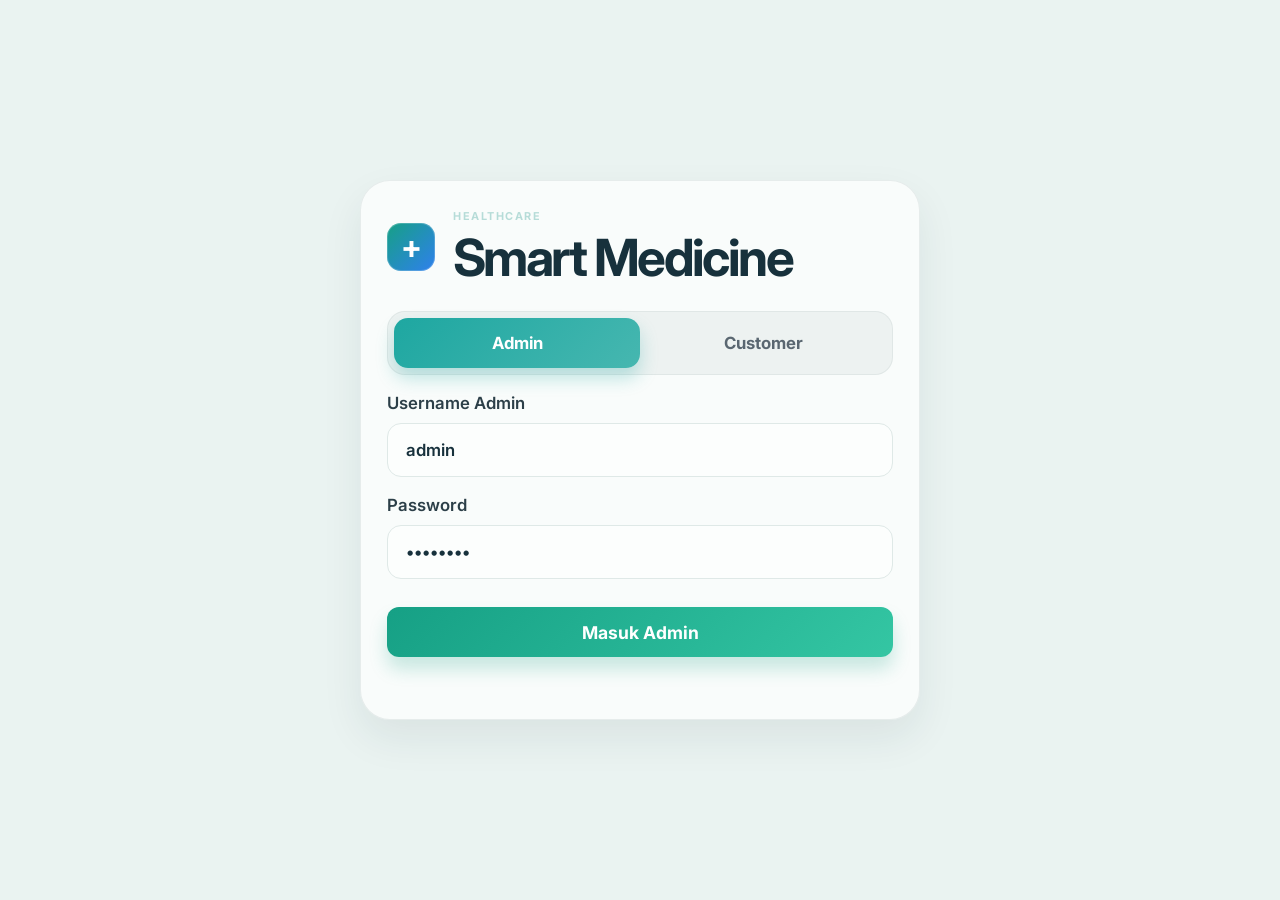
<file: DATABASE-FINPRO/index.html>
<!DOCTYPE html>
<html lang="id">
  <head>
    <meta charset="UTF-8" />
    <meta name="viewport" content="width=device-width, initial-scale=1.0" />
    <title>Smart Medicine | Apotek Dashboard</title>
    <link rel="preconnect" href="https://fonts.googleapis.com" />
    <link rel="preconnect" href="https://fonts.gstatic.com" crossorigin />
    <link href="https://fonts.googleapis.com/css2?family=Inter:wght@400;500;600;700;800&display=swap" rel="stylesheet" />
    <link rel="stylesheet" href="style.css" />
  </head>
  <body>
    <div id="loginScreen" class="login-screen">
      <div class="login-card">
        <div class="login-header">
          <div class="brand-icon login-brand">+</div>
          <div>
            <p class="brand-kicker">Healthcare</p>
            <h1>Smart Medicine</h1>
          </div>
        </div>

        <div class="login-role-switch" role="tablist" aria-label="Pilih role login">
          <button type="button" class="login-role-btn active" data-login-role="admin">Admin</button>
          <button type="button" class="login-role-btn" data-login-role="customer">Customer</button>
        </div>

        <div class="login-forms">
          <form id="adminLoginForm" class="auth-form active">
            <label>
              <span>Username Admin</span>
              <input id="adminUsername" type="text" value="admin" placeholder="admin" required />
            </label>
            <label>
              <span>Password</span>
              <input id="adminPassword" type="password" value="admin123" placeholder="admin123" required />
            </label>
            <button type="submit" class="primary-btn full-width">Masuk Admin</button>
          </form>

          <form id="customerLoginForm" class="auth-form">
            <label>
              <span>Username Customer</span>
              <input id="customerUsername" type="text" value="customer" placeholder="customer" required />
            </label>
            <label>
              <span>Password</span>
              <input id="customerPassword" type="password" value="customer123" placeholder="customer123" required />
            </label>
            <button type="submit" class="primary-btn full-width">Masuk Customer</button>
          </form>
        </div>

        <div id="authMessage" class="auth-message" aria-live="polite"></div>
      </div>
    </div>

    <div id="appShell" class="app-shell hidden">
      <aside class="sidebar">
        <div class="brand">
          <div class="brand-icon">+</div>
          <div>
            <p class="brand-kicker">Healthcare</p>
            <h2>Smart Medicine</h2>
          </div>
        </div>

        <div class="role-switch">
          <button class="role-btn active" data-role="admin">Admin</button>
          <button class="role-btn" data-role="customer">Customer</button>
        </div>

        <nav class="nav">
          <button class="nav-item active" data-view="dashboard">Dashboard</button>
          <button class="nav-item" data-view="inventory">Inventory</button>
          <button class="nav-item" data-view="sales">Sales</button>
          <button class="nav-item" data-view="suppliers">Suppliers</button>
          <button class="nav-item" data-view="reports">Reports</button>
        </nav>

        <div class="sidebar-card">
          <p class="card-label">Today</p>
          <h3>Prescriptions</h3>
          <strong id="prescriptionCount">24</strong>
          <span>Need review</span>
        </div>

        <div class="sidebar-settings">
          <button id="settingsToggleBtn" class="settings-btn" type="button" aria-expanded="false" aria-controls="settingsMenu">
            <span class="settings-icon">⚙</span>
            <span>Settings</span>
          </button>
          <div id="settingsMenu" class="settings-menu hidden" role="menu" aria-label="Menu settings">
            <button type="button" class="settings-item" data-setting-action="profile">Edit Profile</button>
            <button type="button" class="settings-item" data-setting-action="help">Bantuan</button>
            <button type="button" class="settings-item danger" data-setting-action="logout">Log Out</button>
          </div>
        </div>
      </aside>

      <main class="main-content">
        <header class="topbar">
          <div>
            <p class="eyebrow">Apotek dashboard</p>
            <h1>Smart Medicine</h1>
          </div>
          <div class="header-actions">
            <div class="search-wrap">
              <span>⌕</span>
              <input id="searchInput" type="search" placeholder="Cari obat atau kategori" />
            </div>
            <div class="topbar-actions">
              <button id="addMedicineBtn" class="primary-btn">+ Obat Baru</button>
            </div>
          </div>
        </header>

        <section class="page-section active" data-page="dashboard">
          <div class="stats-grid">
            <article class="stat-card accent-green">
              <div class="stat-head">
                <span>Total Obat</span>
                <span class="chip success">Live</span>
              </div>
              <h2 id="totalMedicine">0</h2>
              <small id="medicineValue">Rp 0</small>
            </article>

            <article class="stat-card accent-blue">
              <div class="stat-head">
                <span>Penjualan Hari Ini</span>
                <span class="chip info">+8.4%</span>
              </div>
              <h2 id="dailySales">0</h2>
              <small>Transaksi: <strong id="transactionCount">0</strong></small>
            </article>

            <article class="stat-card accent-orange">
              <div class="stat-head">
                <span>Stok Rendah</span>
                <span class="chip warning">Urgent</span>
              </div>
              <h2 id="lowStockCount">0</h2>
              <small>Perlu restock</small>
            </article>

            <article class="stat-card accent-purple">
              <div class="stat-head">
                <span>Pendapatan</span>
                <span class="chip purple">Monthly</span>
              </div>
              <h2 id="revenueValue">Rp 0</h2>
              <small>Target 92%</small>
            </article>
          </div>

          <div class="content-grid">
            <div class="panel panel-wide">
              <div class="panel-header">
                <div>
                  <p class="section-label">Inventory</p>
                  <h3>Daftar Obat</h3>
                </div>
              </div>

              <div class="table-wrap">
                <table>
                  <thead>
                    <tr>
                      <th>Nama</th>
                      <th>Kategori</th>
                      <th>Tanggal Masuk</th>
                      <th>Expired</th>
                      <th>Stok</th>
                      <th>Harga</th>
                      <th>Status</th>
                      <th>Aksi</th>
                    </tr>
                  </thead>
                  <tbody id="medicineTableBody"></tbody>
                </table>
              </div>
            </div>

            <div class="panel side-panel">
              <div class="panel-header">
                <div>
                  <p class="section-label">Alert</p>
                  <h3>Stok Rendah</h3>
                </div>
              </div>
              <div id="lowStockList" class="alert-list"></div>
            </div>
          </div>

          <div class="panel log-panel">
            <div class="panel-header">
              <div>
                <p class="section-label">Log</p>
                <h3>Aktivitas Inventaris</h3>
              </div>
            </div>
            <div class="table-wrap">
              <table>
                <thead>
                  <tr>
                    <th>Tanggal</th>
                    <th>Jenis</th>
                    <th>Obat</th>
                    <th>Jumlah</th>
                    <th>Catatan</th>
                  </tr>
                </thead>
                <tbody id="inventoryLogTableBody"></tbody>
              </table>
            </div>
          </div>

          <div class="receipt-section">
            <div class="panel receipt-panel">
              <div class="panel-header">
                <div>
                  <p class="section-label">Receipt</p>
                  <h3>Struk Pembelian</h3>
                </div>
              </div>

              <div class="receipt-grid">
                <div class="receipt-card conventional">
                  <h4>Struk Konvensional</h4>
                  <div id="receiptConventional" class="receipt-output"></div>
                </div>

                <div class="receipt-card digital">
                  <h4>Struk Digital</h4>
                  <div id="receiptDigital" class="receipt-output"></div>
                </div>
              </div>
            </div>
          </div>
        </section>

        <section class="page-section" data-page="inventory">
          <div class="panel inventory-panel">
            <div class="panel-header">
              <div>
                <p class="section-label">System</p>
                <h3>Inventory Management</h3>
              </div>
              <div class="inventory-actions">
                <button id="restockBtn" class="secondary-btn">+ Restok</button>
                <button id="saleBtn" class="secondary-btn">- Penjualan</button>
              </div>
            </div>

            <div class="table-wrap">
              <table>
                <thead>
                  <tr>
                    <th>Nama</th>
                    <th>Kategori</th>
                    <th>Tanggal Masuk</th>
                    <th>Expired</th>
                    <th>Stok</th>
                    <th>Harga</th>
                    <th>Status</th>
                    <th>Aksi</th>
                  </tr>
                </thead>
                <tbody id="inventoryTableBody"></tbody>
              </table>
            </div>
          </div>
        </section>

        <section class="page-section" data-page="sales">
          <div class="sales-layout">
            <div class="panel sales-catalog-panel">
              <div class="panel-header">
                <div>
                  <p class="section-label">Catalog</p>
                  <h3>Produk Obat</h3>
                </div>
              </div>
              <div id="salesProductList" class="sales-product-grid"></div>
            </div>

            <div class="sales-side-stack">
              <div class="panel">
                <div class="panel-header">
                  <div>
                    <p class="section-label">Transaction</p>
                    <h3>Penjualan Obat</h3>
                  </div>
                </div>

                <form id="saleForm" class="stack-form">
                  <label>
                    <span>Nama Pelanggan</span>
                    <input id="customerName" type="text" placeholder="Andi / Umum" />
                  </label>
                  <label>
                    <span>No. Telepon</span>
                    <input id="customerPhone" type="tel" placeholder="0812xxxxxxxx" />
                  </label>
                  <label>
                    <span>Metode Bayar</span>
                    <select id="salePaymentMethod">
                      <option value="Cash">Cash</option>
                      <option value="E-Wallet">E-Wallet</option>
                      <option value="QRIS">QRIS</option>
                      <option value="Bank Transfer">Bank Transfer</option>
                    </select>
                  </label>

                  <button type="submit" class="primary-btn full-width sale-submit-btn">Simpan Transaksi</button>
                </form>

                <div class="admin-cart-panel">
                  <div class="panel-header compact-header">
                    <div>
                      <p class="section-label">Cart</p>
                      <h3>Daftar Barang</h3>
                    </div>
                  </div>

                  <div id="adminCartList" class="cart-list admin-cart-list"></div>

                  <div class="cart-summary sale-cart-summary">
                    <div>
                      <span>Total</span>
                      <strong id="saleCartTotal">Rp 0</strong>
                    </div>
                    <button id="clearSaleCartBtn" type="button" class="secondary-btn">Reset</button>
                  </div>
                </div>
              </div>

              <div class="panel">
                <div class="panel-header">
                  <div>
                    <p class="section-label">Receipt</p>
                    <h3>Preview Struk</h3>
                  </div>
                </div>
                <div id="saleReceiptPreview" class="receipt-output"></div>
              </div>
            </div>
          </div>
        </section>

        <section class="page-section" data-page="customer">
          <div class="customer-layout">
            <div class="panel">
              <div class="panel-header">
                <div>
                  <p class="section-label">Customer</p>
                  <h3>Belanja Obat</h3>
                </div>
              </div>

              <div class="customer-search-wrap">
                <input id="customerSearch" type="search" placeholder="Cari obat untuk dibeli" />
              </div>

              <div id="customerProductList" class="customer-product-list"></div>
            </div>

            <div class="panel cart-panel">
              <div class="panel-header">
                <div>
                  <p class="section-label">Cart</p>
                  <h3>Keranjang</h3>
                </div>
              </div>

              <div class="customer-form-grid">
                <label>
                  <span>Nama Customer</span>
                  <input id="customerPortalName" type="text" placeholder="Budi" />
                </label>
                <label>
                  <span>No. HP</span>
                  <input id="customerPortalPhone" type="text" placeholder="0812xxxx" />
                </label>
              </div>

              <div id="customerCartItems" class="cart-list"></div>

              <div class="cart-summary">
                <div>
                  <span>Total</span>
                  <strong id="customerTotal">Rp 0</strong>
                </div>
                <button id="customerCheckoutBtn" class="primary-btn" type="button">Checkout</button>
              </div>
            </div>
          </div>

          <div class="panel customer-history-panel">
            <div class="panel-header customer-history-header">
              <div>
                <p class="section-label">History</p>
                <h3>Riwayat Pembelian</h3>
              </div>
              <label class="history-filter-wrap">
                <span>Status</span>
                <select id="customerHistoryFilter">
                  <option value="all">Semua</option>
                  <option value="Sudah Dibayar">Sudah Dibayar</option>
                  <option value="Diproses">Diproses</option>
                  <option value="Dikirim">Dikirim</option>
                  <option value="Selesai">Selesai</option>
                </select>
              </label>
            </div>
            <div id="customerPurchaseHistoryList" class="customer-purchase-history"></div>
          </div>
        </section>

        <div class="modal hidden" id="checkoutModal" aria-hidden="true">
          <div class="modal-backdrop" data-close-checkout="true"></div>
          <div class="modal-dialog checkout-dialog" role="dialog" aria-modal="true" aria-labelledby="checkoutTitle">
            <div class="checkout-header">
              <button class="icon-btn back-btn" id="closeCheckoutBtn" type="button" aria-label="Kembali">←</button>
              <h3 id="checkoutTitle">Checkout</h3>
            </div>

            <div class="checkout-content">
              <div class="checkout-section">
                <div class="checkout-label-row">
                  <span class="checkout-icon">◉</span>
                  <strong>Delivery Address</strong>
                </div>
                <textarea id="checkoutAddress" rows="4" placeholder="Masukkan alamat pengiriman lengkap"></textarea>
              </div>

              <div class="checkout-section">
                <div class="checkout-card preferred-card">
                  <div class="preferred-meta">
                    <span class="preferred-tag">Recommended</span>
                    <span class="preferred-title">Pesanan Anda</span>
                  </div>
                  <div id="checkoutOrderPreview" class="checkout-order-preview"></div>
                </div>
              </div>

              <div class="checkout-section">
                <div class="checkout-label-row">
                  <span class="checkout-icon">▣</span>
                  <strong>Shipping Option</strong>
                </div>
                <div class="shipping-options">
                  <label class="shipping-option">
                    <input type="radio" name="shippingMethod" value="GoSend" checked />
                    <span>GoSend</span>
                    <strong>Rp 15.000</strong>
                  </label>
                  <label class="shipping-option">
                    <input type="radio" name="shippingMethod" value="GrabExpress" />
                    <span>GrabExpress</span>
                    <strong>Rp 18.000</strong>
                  </label>
                  <label class="shipping-option">
                    <input type="radio" name="shippingMethod" value="JNE" />
                    <span>JNE</span>
                    <strong>Rp 12.000</strong>
                  </label>
                </div>
              </div>

              <div class="checkout-section">
                <div class="checkout-label-row">
                  <span class="checkout-icon">◫</span>
                  <strong>Payment Method</strong>
                </div>
                <div class="payment-options">
                  <label class="payment-option">
                    <input type="radio" name="paymentMethod" value="Cash" checked />
                    <span>Cash</span>
                    <strong>Bayar di tempat</strong>
                  </label>
                  <label class="payment-option">
                    <input type="radio" name="paymentMethod" value="E-Wallet" />
                    <span>E-Wallet</span>
                    <strong>OVO / Dana</strong>
                  </label>
                  <label class="payment-option">
                    <input type="radio" name="paymentMethod" value="QRIS" />
                    <span>QRIS</span>
                    <strong>Scan kode QR</strong>
                  </label>
                  <label class="payment-option">
                    <input type="radio" name="paymentMethod" value="Bank Transfer" />
                    <span>Bank Transfer</span>
                    <strong>BCA / Mandiri</strong>
                  </label>
                </div>
              </div>

              <div class="checkout-summary">
                <div class="summary-row">
                  <span>Order Total (<span id="checkoutItemCount">0</span> item)</span>
                  <strong id="checkoutSubtotal">Rp 0</strong>
                </div>
                <div class="summary-row">
                  <span>Shipping</span>
                  <strong id="checkoutShippingCost">Rp 15.000</strong>
                </div>
                <div class="summary-row total-row">
                  <span>Total Payment</span>
                  <strong id="checkoutTotalPayment">Rp 0</strong>
                </div>
              </div>

              <div class="checkout-actions">
                <button type="button" class="secondary-btn" id="cancelCheckoutBtn">Batal</button>
                <button type="button" class="primary-btn" id="confirmCheckoutBtn">Place Order</button>
              </div>
            </div>
          </div>
        </div>

        <section class="page-section" data-page="suppliers">
          <div class="grid-two">
            <div class="panel">
              <div class="panel-header">
                <div>
                  <p class="section-label">Supplier</p>
                  <h3>Daftar Supplier</h3>
                </div>
              </div>
              <div class="table-wrap">
                <table>
                  <thead>
                    <tr>
                      <th>Nama</th>
                      <th>Kontak</th>
                      <th>Alamat</th>
                      <th>Status</th>
                    </tr>
                  </thead>
                  <tbody id="supplierTableBody"></tbody>
                </table>
              </div>
            </div>

            <div class="panel">
              <div class="panel-header">
                <div>
                  <p class="section-label">New</p>
                  <h3>Tambah Supplier</h3>
                </div>
              </div>
              <form id="supplierForm" class="stack-form">
                <label>
                  <span>Nama Supplier</span>
                  <input id="supplierName" type="text" required />
                </label>
                <label>
                  <span>Kontak</span>
                  <input id="supplierContact" type="text" required />
                </label>
                <label>
                  <span>Alamat</span>
                  <textarea id="supplierAddress" rows="4" required></textarea>
                </label>
                <button type="submit" class="primary-btn">Simpan Supplier</button>
              </form>
            </div>
          </div>
        </section>

        <section class="page-section" data-page="reports">
          <div class="report-grid">
            <div class="panel">
              <div class="panel-header">
                <div>
                  <p class="section-label">Summary</p>
                  <h3>Laporan</h3>
                </div>
              </div>
              <div class="report-list" id="reportSummaryList"></div>
            </div>

            <div class="panel">
              <div class="panel-header">
                <div>
                  <p class="section-label">History</p>
                  <h3>Transaksi Terbaru</h3>
                </div>
              </div>
              <div class="table-wrap">
                <table>
                  <thead>
                    <tr>
                      <th>Tanggal</th>
                      <th>Pelanggan</th>
                      <th>Total</th>
                    </tr>
                  </thead>
                  <tbody id="salesHistoryBody"></tbody>
                </table>
              </div>
            </div>
          </div>
        </section>
      </main>
    </div>

    <div class="modal hidden" id="receiptModal" aria-hidden="true">
      <div class="modal-backdrop" data-close-receipt="true"></div>
      <div class="modal-dialog receipt-dialog" role="dialog" aria-modal="true" aria-labelledby="receiptModalTitle">
        <div class="modal-header">
          <div>
            <p class="section-label">Receipt</p>
            <h3 id="receiptModalTitle">Struk Pembelian</h3>
          </div>
          <button class="icon-btn" id="closeReceiptBtn" aria-label="Tutup">✕</button>
        </div>
        <div id="receiptModalContent" class="receipt-output"></div>
        <div class="form-actions">
          <button type="button" class="secondary-btn" id="printReceiptBtn">Cetak Struk</button>
          <button type="button" class="primary-btn" id="closeReceiptActionBtn">Tutup</button>
        </div>
      </div>
    </div>

    <div class="modal hidden" id="medicineModal" aria-hidden="true">
      <div class="modal-backdrop" data-close="true"></div>
      <div class="modal-dialog" role="dialog" aria-modal="true" aria-labelledby="modalTitle">
        <div class="modal-header">
          <div>
            <p class="section-label">Form Obat</p>
            <h3 id="modalTitle">Tambah Obat</h3>
          </div>
          <button class="icon-btn" id="closeModalBtn" aria-label="Tutup">✕</button>
        </div>

        <form id="medicineForm">
          <input type="hidden" id="medicineId" />

          <div class="form-grid">
            <label>
              <span>Nama Obat</span>
              <input id="medicineName" type="text" placeholder="Paracetamol" required />
            </label>
            <label>
              <span>Kategori</span>
              <select id="medicineCategory">
                <option value="Analgesik">Analgesik</option>
                <option value="Antibiotik">Antibiotik</option>
                <option value="Vitamin">Vitamin</option>
                <option value="Antiseptik">Antiseptik</option>
                <option value="Obat Batuk">Obat Batuk</option>
              </select>
            </label>
            <label>
              <span>Tanggal Masuk</span>
              <input id="medicineEntryDate" type="date" required />
            </label>
            <label class="expiry-field">
              <span>Expired</span>
              <input id="medicineExpiry" type="date" required />
              <small id="medicineExpiryWarning" class="expiry-warning hidden"></small>
            </label>
            <label>
              <span>Stok</span>
              <input id="medicineStock" type="number" min="0" placeholder="50" required />
            </label>
            <label>
              <span>Harga</span>
              <input id="medicinePrice" type="number" min="0" step="100" placeholder="8500" required />
            </label>
            <label>
              <span>Status</span>
              <select id="medicineStatus">
                <option value="Tersedia">Tersedia</option>
                <option value="Stok Rendah">Stok Rendah</option>
                <option value="Habis">Habis</option>
              </select>
            </label>
          </div>

          <div class="form-actions">
            <button type="button" class="secondary-btn" id="cancelBtn">Batal</button>
            <button type="submit" class="primary-btn">Simpan</button>
          </div>
        </form>
      </div>
    </div>

    <script src="script.js"></script>
  </body>
</html>
</file>
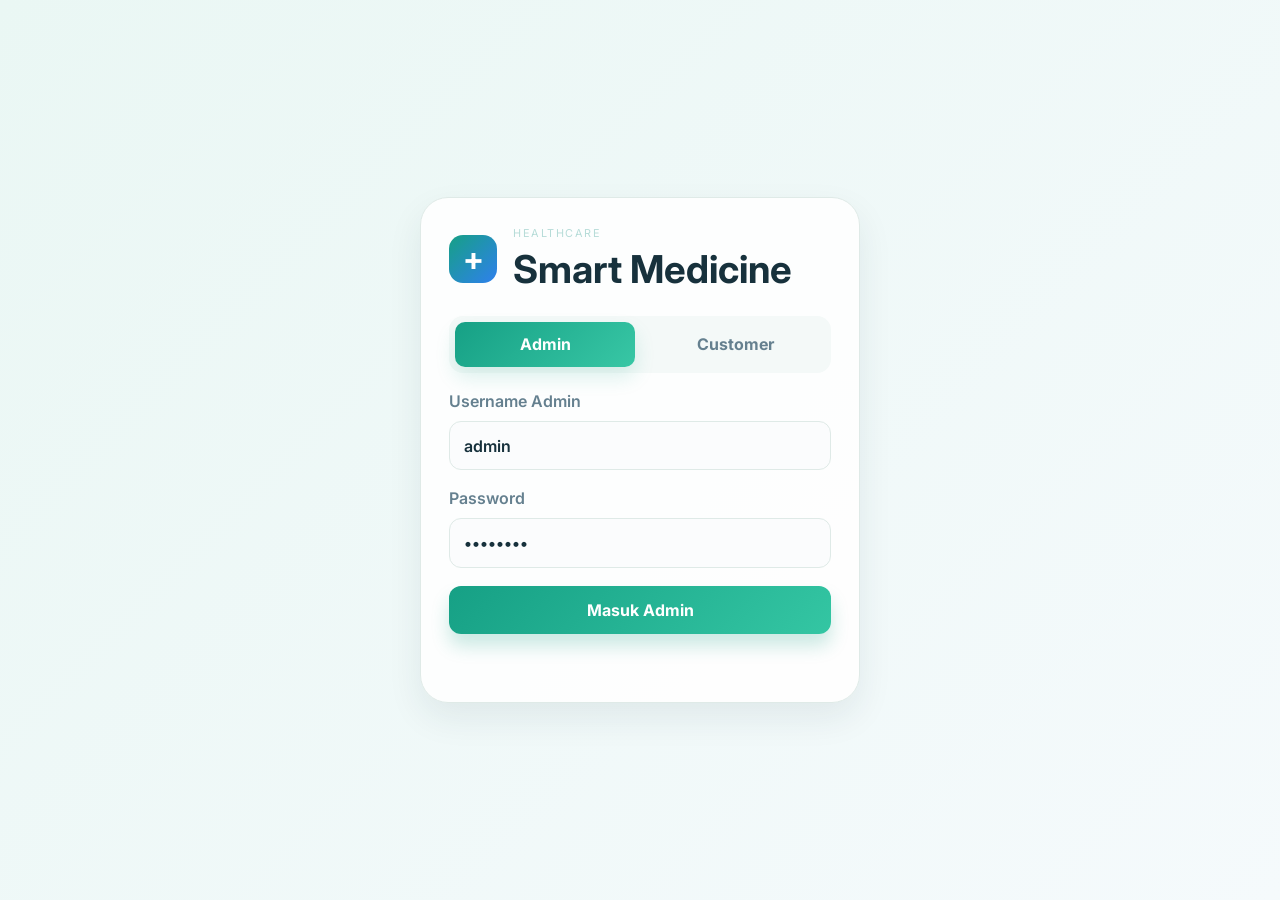
<file: DATABASE-FINPRO/DATABASE-FINPRO/index.html>
<!DOCTYPE html>
<html lang="id">
  <head>
    <meta charset="UTF-8" />
    <meta name="viewport" content="width=device-width, initial-scale=1.0" />
    <title>Smart Medicine | Apotek Dashboard</title>
    <link rel="preconnect" href="https://fonts.googleapis.com" />
    <link rel="preconnect" href="https://fonts.gstatic.com" crossorigin />
    <link href="https://fonts.googleapis.com/css2?family=Inter:wght@400;500;600;700;800&display=swap" rel="stylesheet" />
    <link rel="stylesheet" href="style.css" />
  </head>
  <body>
    <div id="loginScreen" class="login-screen">
      <div class="login-card">
        <div class="login-header">
          <div class="brand-icon login-brand">+</div>
          <div>
            <p class="brand-kicker">Healthcare</p>
            <h1>Smart Medicine</h1>
          </div>
        </div>

        <div class="login-role-switch">
          <button class="login-role-btn active" data-login-role="admin" type="button">Admin</button>
          <button class="login-role-btn" data-login-role="customer" type="button">Customer</button>
        </div>

        <form id="adminLoginForm" class="auth-form active">
          <label>
            <span>Username Admin</span>
            <input id="adminUsername" type="text" value="admin" placeholder="admin" required />
          </label>
          <label>
            <span>Password</span>
            <input id="adminPassword" type="password" value="admin123" placeholder="admin123" required />
          </label>
          <button type="submit" class="primary-btn full-width">Masuk Admin</button>
        </form>

        <form id="customerLoginForm" class="auth-form">
          <label>
            <span>Username Customer</span>
            <input id="customerUsername" type="text" value="customer" placeholder="customer" required />
          </label>
          <label>
            <span>Password</span>
            <input id="customerPassword" type="password" value="customer123" placeholder="customer123" required />
          </label>
          <button type="submit" class="primary-btn full-width">Masuk Customer</button>
        </form>

        <div id="authMessage" class="auth-message" aria-live="polite"></div>
      </div>
    </div>

    <div id="appShell" class="app-shell hidden">
      <aside class="sidebar">
        <div class="brand">
          <div class="brand-icon">+</div>
          <div>
            <p class="brand-kicker">Healthcare</p>
            <h2>Smart Medicine</h2>
          </div>
        </div>

        <div class="role-switch">
          <button class="role-btn active" data-role="admin">Admin</button>
          <button class="role-btn" data-role="customer">Customer</button>
        </div>

        <nav class="nav">
          <button class="nav-item active" data-view="dashboard">Dashboard</button>
          <button class="nav-item" data-view="inventory">Inventory</button>
          <button class="nav-item" data-view="sales">Sales</button>
          <button class="nav-item" data-view="suppliers">Suppliers</button>
          <button class="nav-item" data-view="reports">Reports</button>
        </nav>

        <div class="sidebar-card">
          <p class="card-label">Today</p>
          <h3>Prescriptions</h3>
          <strong id="prescriptionCount">24</strong>
          <span>Need review</span>
        </div>
      </aside>

      <main class="main-content">
        <header class="topbar">
          <div>
            <p class="eyebrow">Apotek dashboard</p>
            <h1>Smart Medicine</h1>
          </div>
          <div class="header-actions">
            <div class="search-wrap">
              <span>⌕</span>
              <input id="searchInput" type="search" placeholder="Cari obat atau kategori" />
            </div>
            <div class="topbar-actions">
              <button id="logoutBtn" class="secondary-btn" type="button">Logout</button>
              <button id="addMedicineBtn" class="primary-btn">+ Obat Baru</button>
            </div>
          </div>
        </header>

        <section class="page-section active" data-page="dashboard">
          <div class="stats-grid">
            <article class="stat-card accent-green">
              <div class="stat-head">
                <span>Total Obat</span>
                <span class="chip success">Live</span>
              </div>
              <h2 id="totalMedicine">0</h2>
              <small id="medicineValue">Rp 0</small>
            </article>

            <article class="stat-card accent-blue">
              <div class="stat-head">
                <span>Penjualan Hari Ini</span>
                <span class="chip info">+8.4%</span>
              </div>
              <h2 id="dailySales">0</h2>
              <small>Transaksi: <strong id="transactionCount">0</strong></small>
            </article>

            <article class="stat-card accent-orange">
              <div class="stat-head">
                <span>Stok Rendah</span>
                <span class="chip warning">Urgent</span>
              </div>
              <h2 id="lowStockCount">0</h2>
              <small>Perlu restock</small>
            </article>

            <article class="stat-card accent-purple">
              <div class="stat-head">
                <span>Pendapatan</span>
                <span class="chip purple">Monthly</span>
              </div>
              <h2 id="revenueValue">Rp 0</h2>
              <small>Target 92%</small>
            </article>
          </div>

          <div class="content-grid">
            <div class="panel panel-wide">
              <div class="panel-header">
                <div>
                  <p class="section-label">Inventory</p>
                  <h3>Daftar Obat</h3>
                </div>
              </div>

              <div class="table-wrap">
                <table>
                  <thead>
                    <tr>
                      <th>Nama</th>
                      <th>Kategori</th>
                      <th>Tanggal Masuk</th>
                      <th>Expired</th>
                      <th>Stok</th>
                      <th>Harga</th>
                      <th>Status</th>
                      <th>Aksi</th>
                    </tr>
                  </thead>
                  <tbody id="medicineTableBody"></tbody>
                </table>
              </div>
            </div>

            <div class="panel side-panel">
              <div class="panel-header">
                <div>
                  <p class="section-label">Alert</p>
                  <h3>Stok Rendah</h3>
                </div>
              </div>
              <div id="lowStockList" class="alert-list"></div>
            </div>
          </div>

          <div class="panel log-panel">
            <div class="panel-header">
              <div>
                <p class="section-label">Log</p>
                <h3>Aktivitas Inventaris</h3>
              </div>
            </div>
            <div class="table-wrap">
              <table>
                <thead>
                  <tr>
                    <th>Tanggal</th>
                    <th>Jenis</th>
                    <th>Obat</th>
                    <th>Jumlah</th>
                    <th>Catatan</th>
                  </tr>
                </thead>
                <tbody id="inventoryLogTableBody"></tbody>
              </table>
            </div>
          </div>

          <div class="receipt-section">
            <div class="panel receipt-panel">
              <div class="panel-header">
                <div>
                  <p class="section-label">Receipt</p>
                  <h3>Struk Pembelian</h3>
                </div>
              </div>

              <div class="receipt-grid">
                <div class="receipt-card conventional">
                  <h4>Struk Konvensional</h4>
                  <div id="receiptConventional" class="receipt-output"></div>
                </div>

                <div class="receipt-card digital">
                  <h4>Struk Digital</h4>
                  <div id="receiptDigital" class="receipt-output"></div>
                </div>
              </div>
            </div>
          </div>
        </section>

        <section class="page-section" data-page="inventory">
          <div class="panel inventory-panel">
            <div class="panel-header">
              <div>
                <p class="section-label">System</p>
                <h3>Inventory Management</h3>
              </div>
              <div class="inventory-actions">
                <button id="restockBtn" class="secondary-btn">+ Restok</button>
                <button id="saleBtn" class="secondary-btn">- Penjualan</button>
              </div>
            </div>

            <div class="table-wrap">
              <table>
                <thead>
                  <tr>
                    <th>Nama</th>
                    <th>Kategori</th>
                    <th>Tanggal Masuk</th>
                    <th>Expired</th>
                    <th>Stok</th>
                    <th>Harga</th>
                    <th>Status</th>
                    <th>Aksi</th>
                  </tr>
                </thead>
                <tbody id="inventoryTableBody"></tbody>
              </table>
            </div>
          </div>
        </section>

        <section class="page-section" data-page="sales">
          <div class="grid-two">
            <div class="panel">
              <div class="panel-header">
                <div>
                  <p class="section-label">Transaction</p>
                  <h3>Penjualan Obat</h3>
                </div>
              </div>

              <form id="saleForm" class="stack-form">
                <label>
                  <span>Nama Pelanggan</span>
                  <input id="customerName" type="text" placeholder="Andi / Umum" />
                </label>
                <label>
                  <span>Pilih Obat</span>
                  <select id="saleMedicineSelect"></select>
                </label>
                <label>
                  <span>Jumlah</span>
                  <input id="saleQuantity" type="number" min="1" value="1" required />
                </label>
                <button type="submit" class="primary-btn">Tambah ke Transaksi</button>
              </form>
            </div>

            <div class="panel">
              <div class="panel-header">
                <div>
                  <p class="section-label">Receipt</p>
                  <h3>Preview Struk</h3>
                </div>
              </div>
              <div id="saleReceiptPreview" class="receipt-output"></div>
            </div>
          </div>
        </section>

        <section class="page-section" data-page="customer">
          <div class="customer-layout">
            <div class="panel">
              <div class="panel-header">
                <div>
                  <p class="section-label">Customer</p>
                  <h3>Belanja Obat</h3>
                </div>
              </div>

              <div class="customer-search-wrap">
                <input id="customerSearch" type="search" placeholder="Cari obat untuk dibeli" />
              </div>

              <div id="customerProductList" class="customer-product-list"></div>
            </div>

            <div class="panel cart-panel">
              <div class="panel-header">
                <div>
                  <p class="section-label">Cart</p>
                  <h3>Keranjang</h3>
                </div>
              </div>

              <div class="customer-form-grid">
                <label>
                  <span>Nama Customer</span>
                  <input id="customerPortalName" type="text" placeholder="Budi" />
                </label>
                <label>
                  <span>No. HP</span>
                  <input id="customerPortalPhone" type="text" placeholder="0812xxxx" />
                </label>
              </div>

              <div id="customerCartItems" class="cart-list"></div>

              <div class="cart-summary">
                <div>
                  <span>Total</span>
                  <strong id="customerTotal">Rp 0</strong>
                </div>
                <button id="customerCheckoutBtn" class="primary-btn" type="button">Checkout</button>
              </div>
            </div>
          </div>
        </section>

        <section class="page-section" data-page="suppliers">
          <div class="grid-two">
            <div class="panel">
              <div class="panel-header">
                <div>
                  <p class="section-label">Supplier</p>
                  <h3>Daftar Supplier</h3>
                </div>
              </div>
              <div class="table-wrap">
                <table>
                  <thead>
                    <tr>
                      <th>Nama</th>
                      <th>Kontak</th>
                      <th>Alamat</th>
                      <th>Status</th>
                    </tr>
                  </thead>
                  <tbody id="supplierTableBody"></tbody>
                </table>
              </div>
            </div>

            <div class="panel">
              <div class="panel-header">
                <div>
                  <p class="section-label">New</p>
                  <h3>Tambah Supplier</h3>
                </div>
              </div>
              <form id="supplierForm" class="stack-form">
                <label>
                  <span>Nama Supplier</span>
                  <input id="supplierName" type="text" required />
                </label>
                <label>
                  <span>Kontak</span>
                  <input id="supplierContact" type="text" required />
                </label>
                <label>
                  <span>Alamat</span>
                  <textarea id="supplierAddress" rows="4" required></textarea>
                </label>
                <button type="submit" class="primary-btn">Simpan Supplier</button>
              </form>
            </div>
          </div>
        </section>

        <section class="page-section" data-page="reports">
          <div class="report-grid">
            <div class="panel">
              <div class="panel-header">
                <div>
                  <p class="section-label">Summary</p>
                  <h3>Laporan</h3>
                </div>
              </div>
              <div class="report-list" id="reportSummaryList"></div>
            </div>

            <div class="panel">
              <div class="panel-header">
                <div>
                  <p class="section-label">History</p>
                  <h3>Transaksi Terbaru</h3>
                </div>
              </div>
              <div class="table-wrap">
                <table>
                  <thead>
                    <tr>
                      <th>Tanggal</th>
                      <th>Pelanggan</th>
                      <th>Total</th>
                    </tr>
                  </thead>
                  <tbody id="salesHistoryBody"></tbody>
                </table>
              </div>
            </div>
          </div>
        </section>
      </main>
    </div>

    <div class="modal hidden" id="receiptModal" aria-hidden="true">
      <div class="modal-backdrop" data-close-receipt="true"></div>
      <div class="modal-dialog receipt-dialog" role="dialog" aria-modal="true" aria-labelledby="receiptModalTitle">
        <div class="modal-header">
          <div>
            <p class="section-label">Receipt</p>
            <h3 id="receiptModalTitle">Struk Pembelian</h3>
          </div>
          <button class="icon-btn" id="closeReceiptBtn" aria-label="Tutup">✕</button>
        </div>
        <div id="receiptModalContent" class="receipt-output"></div>
        <div class="form-actions">
          <button type="button" class="secondary-btn" id="printReceiptBtn">Cetak Struk</button>
          <button type="button" class="primary-btn" id="closeReceiptActionBtn">Tutup</button>
        </div>
      </div>
    </div>

    <div class="modal hidden" id="medicineModal" aria-hidden="true">
      <div class="modal-backdrop" data-close="true"></div>
      <div class="modal-dialog" role="dialog" aria-modal="true" aria-labelledby="modalTitle">
        <div class="modal-header">
          <div>
            <p class="section-label">Form Obat</p>
            <h3 id="modalTitle">Tambah Obat</h3>
          </div>
          <button class="icon-btn" id="closeModalBtn" aria-label="Tutup">✕</button>
        </div>

        <form id="medicineForm">
          <input type="hidden" id="medicineId" />

          <div class="form-grid">
            <label>
              <span>Nama Obat</span>
              <input id="medicineName" type="text" placeholder="Paracetamol" required />
            </label>
            <label>
              <span>Kategori</span>
              <select id="medicineCategory">
                <option value="Analgesik">Analgesik</option>
                <option value="Antibiotik">Antibiotik</option>
                <option value="Vitamin">Vitamin</option>
                <option value="Antiseptik">Antiseptik</option>
                <option value="Obat Batuk">Obat Batuk</option>
              </select>
            </label>
            <label>
              <span>Tanggal Masuk</span>
              <input id="medicineEntryDate" type="date" required />
            </label>
            <label>
              <span>Expired</span>
              <input id="medicineExpiry" type="date" required />
            </label>
            <label>
              <span>Stok</span>
              <input id="medicineStock" type="number" min="0" placeholder="50" required />
            </label>
            <label>
              <span>Harga</span>
              <input id="medicinePrice" type="number" min="0" step="100" placeholder="8500" required />
            </label>
            <label>
              <span>Status</span>
              <select id="medicineStatus">
                <option value="Tersedia">Tersedia</option>
                <option value="Stok Rendah">Stok Rendah</option>
                <option value="Habis">Habis</option>
              </select>
            </label>
          </div>

          <div class="form-actions">
            <button type="button" class="secondary-btn" id="cancelBtn">Batal</button>
            <button type="submit" class="primary-btn">Simpan</button>
          </div>
        </form>
      </div>
    </div>

    <script src="script.js"></script>
  </body>
</html>
</file>
<file: DATABASE-FINPRO/style.css>
:root {
  --bg: #f3f7f9;
  --panel: #ffffff;
  --panel-alt: #edf7f8;
  --primary: #16a085;
  --primary-dark: #117a66;
  --secondary: #2f80ed;
  --text: #17313c;
  --muted: #65808f;
  --border: #dfeae7;
  --green: #22b573;
  --green-soft: #eafaf3;
  --blue: #2f80ed;
  --blue-soft: #edf5ff;
  --orange: #f39c43;
  --orange-soft: #fff3e8;
  --purple: #7a6ef6;
  --purple-soft: #f2efff;
  --red: #eb5757;
  --shadow: 0 15px 35px rgba(23, 49, 60, 0.08);
}

* {
  box-sizing: border-box;
}

html {
  scroll-behavior: smooth;
}

body {
  margin: 0;
  min-height: 100vh;
  font-family: "Inter", sans-serif;
  background: #eaf3f1;
  color: var(--text);
  overflow-x: hidden;
}

button,
input,
select {
  font: inherit;
}

button {
  cursor: pointer;
}

.hidden {
  display: none !important;
}

.login-screen {
  min-height: 100vh;
  display: grid;
  place-items: center;
  background: #eaf3f1;
  padding: 24px;
}

.login-card {
  width: min(560px, 100%);
  background: rgba(255, 255, 255, 0.7);
  border: 1px solid rgba(23, 49, 60, 0.08);
  border-radius: 30px;
  box-shadow: 0 18px 40px rgba(23, 49, 60, 0.08);
  padding: 28px 26px 22px;
}

.login-header {
  display: flex;
  align-items: center;
  gap: 18px;
  margin-bottom: 26px;
}

.login-brand {
  width: 64px;
  height: 64px;
  border-radius: 18px;
  font-size: 2.4rem;
  line-height: 1;
  background: linear-gradient(135deg, #15a8a0, #2ea7c8);
  box-shadow: inset 0 0 0 1px rgba(255, 255, 255, 0.2);
}

.login-header h1 {
  margin: 0;
  font-size: clamp(2.3rem, 4vw, 3.3rem);
  line-height: 1.1;
  letter-spacing: -0.05em;
}

.brand-kicker {
  margin: 0 0 6px;
  font-size: 0.9rem;
  letter-spacing: 0.25em;
  text-transform: uppercase;
  color: #59a9a4;
  font-weight: 700;
}

.login-role-switch {
  display: grid;
  grid-template-columns: repeat(2, minmax(0, 1fr));
  gap: 0;
  background: #edf2f1;
  border-radius: 18px;
  padding: 6px;
  margin-bottom: 18px;
  border: 1px solid rgba(23, 49, 60, 0.06);
}

.login-role-btn {
  border: none;
  background: transparent;
  border-radius: 14px;
  padding: 0.95rem 1rem;
  font-size: 1.05rem;
  font-weight: 700;
  color: #5a6771;
  transition: all 0.2s ease;
}

.login-role-btn.active {
  background: linear-gradient(135deg, #1ea7a1, #46b7b0);
  color: white;
  box-shadow: 0 10px 18px rgba(30, 167, 161, 0.28);
}

.login-forms {
  position: relative;
}

.auth-form {
  display: none;
  flex-direction: column;
  gap: 18px;
}

.form-role-header {
  display: none;
}

.auth-form.active {
  display: flex;
}

.auth-form label {
  display: flex;
  flex-direction: column;
  gap: 10px;
  color: #2c3f48;
  font-size: 1.05rem;
  font-weight: 600;
}

.expiry-field {
  display: flex;
  flex-direction: column;
  gap: 8px;
}

.expiry-warning {
  color: #d7782f;
  font-size: 0.78rem;
  font-weight: 600;
  line-height: 1.35;
}

.expiry-warning.expired {
  color: #d64545;
}

.auth-form input {
  width: 100%;
  padding: 1rem 1.1rem;
  border: 1px solid #dfe9e7;
  border-radius: 14px;
  background: rgba(255, 255, 255, 0.38);
  font-size: 1.05rem;
  color: var(--text);
  outline: none;
  box-shadow: inset 0 0 0 1px transparent;
}

.auth-form input:focus {
  border-color: #8dd8cf;
  box-shadow: 0 0 0 4px rgba(30, 167, 161, 0.12);
}

.full-width {
  width: 100%;
  margin-top: 10px;
  border: none;
  border-radius: 14px;
  padding: 1rem 1.2rem;
  font-size: 1.1rem;
  font-weight: 800;
  background: linear-gradient(135deg, #11a09c, #2ea7c8);
  color: white;
  box-shadow: 0 10px 18px rgba(25, 156, 161, 0.2);
}

.auth-message {
  min-height: 22px;
  margin-top: 18px;
  color: #24ac8b;
  font-size: 0.95rem;
  font-weight: 600;
  text-align: center;
}

.auth-message.error {
  color: var(--red);
}

.app-shell {
  display: flex;
  width: 100%;
  min-height: 100vh;
  max-width: 100%;
  overflow: hidden;
  background: #edf5f3;
}

.sidebar {
  width: 280px;
  background: linear-gradient(180deg, #123a35 0%, #0f2d2b 100%);
  color: #f2fbfb;
  padding: 28px 22px 20px;
  display: flex;
  flex-direction: column;
  height: 100vh;
  min-height: 0;
  overflow: hidden;
  flex-shrink: 0;
  border-right: 1px solid rgba(255, 255, 255, 0.08);
}

.brand {
  display: flex;
  align-items: center;
  gap: 14px;
  margin-bottom: 32px;
}

.brand-icon {
  width: 48px;
  height: 48px;
  border-radius: 14px;
  background: linear-gradient(135deg, var(--primary), var(--secondary));
  display: grid;
  place-items: center;
  font-size: 2rem;
  font-weight: 700;
  color: white;
}

.brand-kicker {
  color: #b6dcd8;
  text-transform: uppercase;
  letter-spacing: 0.14em;
  font-size: 0.68rem;
  margin: 0 0 6px;
}

.brand h2 {
  margin: 0;
  font-size: 1.5rem;
}

.role-switch {
  display: grid;
  grid-template-columns: 1fr 1fr;
  gap: 8px;
  margin-bottom: 18px;
  padding: 6px;
  background: rgba(255, 255, 255, 0.06);
  border: 1px solid rgba(255, 255, 255, 0.08);
  border-radius: 14px;
}

.role-btn {
  border: none;
  border-radius: 10px;
  background: transparent;
  color: #d6efeb;
  font-weight: 700;
  padding: 0.7rem 0.8rem;
  cursor: pointer;
}

.role-btn.active {
  background: rgba(255, 255, 255, 0.09);
  color: white;
}

.nav {
  display: flex;
  flex-direction: column;
  gap: 10px;
  flex-shrink: 0;
}

.nav-item {
  text-decoration: none;
  color: #d6efeb;
  background: rgba(255, 255, 255, 0.02);
  border: 1px solid transparent;
  border-radius: 12px;
  padding: 0.9rem 1rem;
  font-weight: 600;
  transition: 0.2s ease;
  min-height: 52px;
}

.nav-item.active,
.nav-item:hover {
  background: rgba(255, 255, 255, 0.08);
  border-color: rgba(255, 255, 255, 0.08);
}

.sidebar-card {
  margin-top: 22px;
  border-radius: 18px;
  padding: 18px 16px;
  background: rgba(255, 255, 255, 0.06);
  border: 1px solid rgba(255, 255, 255, 0.08);
  flex-shrink: 0;
}

.sidebar-card h3 {
  margin: 0 0 8px;
  font-size: 1.2rem;
}

.sidebar-card strong {
  display: block;
  font-size: 2rem;
  margin-bottom: 4px;
}

.sidebar-card span,
.card-label {
  color: #dfeef0;
  font-size: 0.78rem;
}

.sidebar-settings {
  margin-top: auto;
  position: relative;
  padding-top: 18px;
}

.settings-btn {
  width: 100%;
  border: 1px solid rgba(255, 255, 255, 0.08);
  border-radius: 14px;
  background: rgba(255, 255, 255, 0.05);
  color: #edf9f8;
  padding: 0.9rem 1rem;
  display: flex;
  align-items: center;
  justify-content: center;
  gap: 10px;
  font-weight: 700;
  cursor: pointer;
}

.settings-icon {
  display: inline-grid;
  place-items: center;
  width: 24px;
  height: 24px;
  border-radius: 8px;
  background: rgba(255, 255, 255, 0.08);
  font-size: 1rem;
}

.settings-menu {
  position: absolute;
  left: 0;
  right: 0;
  bottom: calc(100% + 10px);
  display: flex;
  flex-direction: column;
  gap: 8px;
  background: #f7f9fa;
  border: 1px solid rgba(17, 35, 41, 0.08);
  border-radius: 14px;
  box-shadow: 0 18px 35px rgba(15, 35, 42, 0.16);
  padding: 8px;
  z-index: 20;
}

.settings-item {
  border: none;
  background: transparent;
  color: var(--text);
  text-align: left;
  padding: 0.75rem 0.8rem;
  border-radius: 10px;
  font-weight: 600;
  cursor: pointer;
}

.settings-item:hover {
  background: #edf7f5;
}

.settings-item.danger {
  color: #d64545;
}

.main-content {
  flex: 1;
  min-width: 0;
  min-height: 0;
  height: 100vh;
  overflow-y: auto;
  overflow-x: hidden;
  padding: 28px 28px 42px;
  background: #edf5f3;
}

.topbar {
  display: flex;
  justify-content: space-between;
  align-items: center;
  gap: 16px;
  margin-bottom: 28px;
}

.eyebrow,
.section-label {
  margin: 0 0 8px;
  text-transform: uppercase;
  letter-spacing: 0.12em;
  font-weight: 700;
  font-size: 0.7rem;
  color: var(--primary);
}

h1,
h2,
h3,
p {
  margin-top: 0;
}

h1 {
  margin-bottom: 0;
  font-size: clamp(2rem, 3vw, 2.6rem);
}

.header-actions {
  display: flex;
  align-items: center;
  gap: 12px;
}

.search-wrap {
  display: flex;
  align-items: center;
  gap: 8px;
  background: var(--panel);
  border: 1px solid var(--border);
  border-radius: 12px;
  padding: 0.78rem 0.9rem;
  min-width: 260px;
  box-shadow: var(--shadow);
}

.search-wrap input {
  border: none;
  background: transparent;
  width: 100%;
  outline: none;
  color: var(--text);
}

.primary-btn,
.secondary-btn,
.icon-btn,
.action-btn {
  border: none;
  border-radius: 12px;
  transition: transform 0.2s ease;
}

.primary-btn {
  background: linear-gradient(135deg, var(--primary), #34c6a3);
  color: white;
  padding: 0.9rem 1.2rem;
  font-weight: 700;
  box-shadow: 0 12px 18px rgba(22, 160, 133, 0.22);
}

.primary-btn:hover,
.secondary-btn:hover,
.icon-btn:hover,
.action-btn:hover {
  transform: translateY(-1px);
}

.secondary-btn {
  background: #ecf4f2;
  color: var(--text);
  padding: 0.8rem 1.1rem;
  font-weight: 600;
}

.icon-btn {
  width: 38px;
  height: 38px;
  background: #edf5f5;
  color: var(--text);
  font-size: 1.1rem;
}

.page-section {
  display: none;
}

.page-section.active {
  display: block;
  width: 100%;
}

.role-switch {
  display: none !important;
}

body[data-role="customer"] .nav,
body[data-role="customer"] .sidebar-card,
body[data-role="customer"] .topbar,
body[data-role="customer"] #addMedicineBtn,
body[data-role="customer"] .search-wrap {
  display: none;
}

body[data-role="customer"] .sidebar {
  width: 220px;
}

body[data-role="customer"] .main-content {
  padding-top: 20px;
}

.sales-layout {
  display: grid;
  grid-template-columns: minmax(0, 1.9fr) minmax(280px, 0.9fr);
  gap: 22px;
  width: 100%;
  align-items: start;
}

.sales-layout > * {
  min-width: 0;
}

.sales-catalog-panel {
  min-height: 100%;
  overflow: hidden;
  background: #f6faf9;
  border: 1px solid #dde9e6;
  border-radius: 18px;
  box-shadow: none;
  padding: 20px 18px 14px;
}

.sales-side-stack {
  display: flex;
  flex-direction: column;
  gap: 18px;
  min-width: 0;
}

.sales-side-stack > .panel {
  background: #f8fbfa;
  border: 1px solid #dde9e6;
  box-shadow: none;
}

.admin-cart-panel {
  margin-top: 18px;
  padding-top: 2px;
}

.compact-header {
  margin-bottom: 12px;
}

.admin-cart-list {
  max-height: 200px;
}

.sale-cart-summary {
  margin-top: 10px;
}

.sale-submit-btn {
  margin-top: 6px;
  width: 100%;
}

.sales-product-grid {
  display: grid;
  grid-template-columns: repeat(3, minmax(0, 1fr));
  gap: 18px 18px;
  width: 100%;
  align-content: start;
  padding-right: 2px;
}

.sales-product-card {
  display: grid;
  grid-template-rows: minmax(0, 1fr) auto;
  align-content: space-between;
  min-height: 198px;
  padding: 16px 14px 14px;
  border: 1px solid #dfe9e7;
  border-radius: 12px;
  background: #f9fbfa;
  box-shadow: none;
  gap: 12px;
}

.sales-product-card .product-info {
  display: flex;
  flex-direction: column;
  gap: 2px;
  min-width: 0;
  padding: 2px 2px 0;
  overflow: hidden;
}

.sales-product-card .product-info strong {
  display: block;
  font-size: clamp(1.05rem, 1.2vw, 1.45rem);
  line-height: 1.15;
  letter-spacing: -0.04em;
  color: var(--text);
  font-weight: 800;
  word-break: break-word;
}

.sales-product-card .product-category,
.sales-product-card .product-expiry,
.sales-product-card .product-stock {
  display: block;
  font-size: 0.78rem;
  line-height: 1.45;
  color: var(--muted);
}

.sales-product-card .product-expiry.warning,
.sales-product-card .product-expiry.expired {
  color: #d7782f;
}

.sales-product-card .product-expiry.expired {
  color: #d64545;
}

.sales-product-card .product-meta {
  display: flex;
  flex-direction: column;
  align-items: stretch;
  gap: 10px;
  min-width: 0;
  padding: 0 2px 2px;
}

.sales-product-card .product-price {
  min-width: 0;
  font-size: clamp(1rem, 1.35vw, 1.55rem);
  font-weight: 800;
  letter-spacing: -0.04em;
  color: var(--text);
  line-height: 1.1;
  display: flex;
  align-items: center;
  white-space: nowrap;
}

.sales-product-card .product-btn {
  width: 100%;
  padding: 0.62rem 0.7rem;
  border-radius: 8px;
  font-size: 0.86rem;
  background: linear-gradient(135deg, #1ca58f, #2db9a6);
  box-shadow: none;
  border: 1px solid rgba(15, 122, 112, 0.15);
  font-weight: 700;
  height: 38px;
  display: inline-flex;
  align-items: center;
  justify-content: center;
}

@media (max-width: 1180px) {
  .sales-layout {
    grid-template-columns: 1fr;
  }
}

@media (max-width: 860px) {
  .sales-product-grid {
    grid-template-columns: repeat(2, minmax(0, 1fr));
  }
}

@media (max-width: 560px) {
  .sales-product-grid {
    grid-template-columns: 1fr;
  }

  .sales-product-card .product-meta {
    flex-direction: column;
    align-items: stretch;
  }

  .sales-product-card .product-btn {
    width: 100%;
    min-width: unset;
  }
}

.grid-two,
.report-grid {
  display: grid;
  grid-template-columns: repeat(2, minmax(0, 1fr));
  gap: 22px;
}

.stack-form {
  display: flex;
  flex-direction: column;
  gap: 16px;
}

.stack-form label {
  display: flex;
  flex-direction: column;
  gap: 8px;
}

.stack-form input,
.stack-form select,
.stack-form textarea {
  border: 1px solid #dfe9e7;
  border-radius: 12px;
  background: #fff;
  color: var(--text);
  padding: 0.8rem 0.9rem;
  min-height: 48px;
}

.stack-form textarea {
  resize: vertical;
  min-height: 110px;
}

.side-panel,
.log-panel,
.panel-wide,
.inventory-panel,
.receipt-panel,
.report-list {
  margin-top: 22px;
}

.stats-grid {
  display: grid;
  grid-template-columns: repeat(4, minmax(160px, 1fr));
  gap: 18px;
  margin-bottom: 22px;
}

.stat-card {
  background: var(--panel);
  border: 1px solid var(--border);
  border-radius: 22px;
  padding: 20px 18px;
  box-shadow: var(--shadow);
  position: relative;
  overflow: hidden;
}

.stat-card::before {
  content: "";
  position: absolute;
  width: 120px;
  height: 120px;
  top: -28px;
  right: -16px;
  border-radius: 50%;
  opacity: 0.09;
}

.accent-green::before { background: var(--green); }
.accent-blue::before { background: var(--blue); }
.accent-orange::before { background: var(--orange); }
.accent-purple::before { background: var(--purple); }

.stat-head {
  display: flex;
  justify-content: space-between;
  gap: 10px;
  align-items: center;
  margin-bottom: 16px;
  color: var(--muted);
  font-weight: 600;
}

.chip {
  border-radius: 999px;
  padding: 0.35rem 0.6rem;
  font-size: 0.68rem;
  font-weight: 700;
}

.chip.success {
  background: var(--green-soft);
  color: var(--green);
}

.chip.info {
  background: var(--blue-soft);
  color: var(--blue);
}

.chip.warning {
  background: var(--orange-soft);
  color: var(--orange);
}

.chip.purple {
  background: var(--purple-soft);
  color: var(--purple);
}

.stat-card h2 {
  margin-bottom: 8px;
  font-size: clamp(1.8rem, 2vw, 2.35rem);
}

.stat-card small {
  color: var(--muted);
}

.content-grid {
  display: grid;
  grid-template-columns: minmax(0, 2.2fr) minmax(280px, 0.8fr);
  gap: 22px;
}

.inventory-section {
  margin-top: 22px;
}

.inventory-actions {
  display: flex;
  gap: 10px;
  flex-wrap: wrap;
}

.receipt-section {
  margin-top: 22px;
}

.receipt-grid {
  display: grid;
  grid-template-columns: repeat(2, minmax(250px, 1fr));
  gap: 20px;
}

.receipt-card {
  background: #f9fbfb;
  border: 1px solid var(--border);
  border-radius: 18px;
  padding: 18px;
}

.receipt-card h4 {
  margin: 0 0 16px;
  font-size: 1.12rem;
}

.receipt-output {
  min-height: 200px;
}

.receipt-paper,
.receipt-digital {
  border-radius: 16px;
  background: #ffffff;
  border: 1px solid var(--border);
  padding: 20px 18px 16px;
}

.receipt-paper {
  background: linear-gradient(180deg, #ffffff 0%, #fbfdfd 100%);
}

.receipt-top {
  text-align: center;
  margin-bottom: 20px;
}

.receipt-top h5 {
  margin: 0 0 8px;
  font-size: clamp(1.8rem, 2.2vw, 2.5rem);
  line-height: 1.15;
  letter-spacing: -0.04em;
}

.receipt-top p {
  margin: 0;
  color: var(--muted);
  font-size: 0.85rem;
}

.receipt-detail {
  display: flex;
  flex-direction: column;
  gap: 8px;
  margin-bottom: 18px;
  padding: 12px 0;
  border-radius: 12px;
  color: var(--muted);
  font-size: 0.8rem;
  background: transparent;
}

.receipt-detail-row {
  display: flex;
  align-items: flex-start;
  gap: 8px;
  line-height: 1.5;
}

.receipt-detail-row span {
  color: var(--muted);
  font-weight: 600;
}

.receipt-detail-row strong {
  color: var(--text);
  font-weight: 600;
  text-align: left;
}

.receipt-item {
  display: flex;
  justify-content: space-between;
  align-items: flex-start;
  gap: 12px;
  padding: 12px 0;
  border-bottom: 1px dashed #dfeae7;
}

.receipt-item:last-child {
  border-bottom: none;
}

.receipt-item-main {
  display: flex;
  flex-direction: column;
  gap: 4px;
  flex: 1;
}

.item-name {
  font-weight: 700;
  display: block;
  font-size: 1.08rem;
}

.item-expiry {
  display: block;
  color: var(--muted);
  font-size: 0.77rem;
}

.receipt-item-price {
  display: flex;
  flex-direction: column;
  align-items: flex-end;
  gap: 4px;
  color: var(--muted);
  font-size: 0.82rem;
  min-width: 105px;
}

.receipt-item-price strong {
  color: var(--text);
  font-size: 0.98rem;
}

.receipt-total {
  display: flex;
  justify-content: space-between;
  align-items: center;
  margin-top: 18px;
  padding-top: 14px;
  border-top: 1px solid var(--border);
  font-weight: 800;
  font-size: 1.1rem;
}

.receipt-digital {
  background: linear-gradient(180deg, #f3faf8 0%, #ffffff 100%);
}

.receipt-digital .qr-box {
  width: 96px;
  height: 96px;
  border: 3px solid #1ab4a7;
  border-radius: 14px;
  margin: 0 auto 18px;
  position: relative;
  background: rgba(26, 180, 167, 0.04);
}

.receipt-digital .qr-box::before,
.receipt-digital .qr-box::after {
  content: "";
  position: absolute;
  border: 3px solid #1ab4a7;
}

.receipt-digital .qr-box::before {
  inset: 16px;
}

.receipt-digital .qr-box::after {
  inset: 36px;
}

.receipt-top.digital-header {
  margin-bottom: 12px;
}

.receipt-top.digital-header h5 {
  font-size: 2.2rem;
  margin-bottom: 8px;
}

.receipt-top.digital-header p {
  font-size: 0.9rem;
  color: var(--muted);
}

.receipt-detail.digital-detail {
  background: transparent;
}

.receipt-total.digital-total {
  font-size: 1.12rem;
}

.conventional-item .receipt-item-price strong,
.digital-item .receipt-item-price strong {
  font-weight: 800;
}

.panel {
  background: var(--panel);
  border-radius: 22px;
  border: 1px solid var(--border);
  box-shadow: var(--shadow);
  padding: 20px;
}

.panel-header {
  display: flex;
  justify-content: space-between;
  align-items: center;
  margin-bottom: 18px;
}

.panel-header .section-label {
  margin-bottom: 6px;
  letter-spacing: 0.18em;
}

.panel-header h3 {
  margin-bottom: 0;
}

.table-wrap {
  overflow-x: auto;
}

table {
  width: 100%;
  border-collapse: collapse;
}

th,
td {
  text-align: left;
  padding: 15px 12px;
  border-bottom: 1px solid var(--border);
  vertical-align: middle;
}

th {
  font-size: 0.74rem;
  letter-spacing: 0.06em;
  text-transform: uppercase;
  color: var(--muted);
}

tbody tr:hover {
  background: #f8fbfb;
}

.status-pill {
  display: inline-flex;
  align-items: center;
  justify-content: center;
  min-width: 90px;
  border-radius: 999px;
  padding: 0.45rem 0.7rem;
  font-size: 0.75rem;
  font-weight: 700;
}

.status-available {
  background: var(--green-soft);
  color: var(--green);
}

.status-low {
  background: var(--orange-soft);
  color: var(--orange);
}

.status-empty {
  background: #ffeceb;
  color: var(--red);
}

.row-actions {
  display: flex;
  gap: 8px;
}

.action-btn {
  padding: 0.55rem 0.75rem;
  font-weight: 600;
  cursor: pointer;
}

.edit-btn {
  background: #edf5ff;
  color: var(--secondary);
}

.delete-btn {
  background: #ffefef;
  color: var(--red);
}

.sell-btn {
  background: #eafaf3;
  color: var(--green);
}

.alert-list {
  display: flex;
  flex-direction: column;
  gap: 12px;
}

.alert-item {
  border-radius: 14px;
  padding: 12px 14px;
  background: #fff8f1;
  border: 1px solid #f9e4c6;
}

.alert-item h4 {
  margin: 0 0 6px;
  font-size: 1rem;
}

.alert-item p {
  margin: 0;
  color: var(--muted);
  font-size: 0.9rem;
}

.report-list {
  display: flex;
  flex-direction: column;
  gap: 12px;
}

.report-item {
  display: flex;
  justify-content: space-between;
  gap: 12px;
  padding: 14px 16px;
  border-radius: 14px;
  background: #f6faf9;
  border: 1px solid var(--border);
}

.report-item strong {
  color: var(--text);
}

.report-item span {
  color: var(--muted);
  font-weight: 700;
}

.customer-layout {
  display: grid;
  grid-template-columns: minmax(0, 2.15fr) minmax(290px, 0.85fr);
  gap: 22px;
  align-items: start;
  min-height: 0;
  width: 100%;
}

.customer-layout > .panel {
  min-height: 620px;
  background: #edf5f3;
  border: 1px solid rgba(13, 52, 45, 0.12);
  box-shadow: none;
  border-radius: 18px;
}

.customer-search-wrap {
  margin-bottom: 18px;
}

.customer-search-wrap input {
  width: 100%;
  background: rgba(255, 255, 255, 0.18);
  border: 1px solid rgba(23, 49, 60, 0.15);
  border-radius: 12px;
  height: 48px;
}

.customer-product-list {
  display: grid;
  grid-template-columns: repeat(3, minmax(0, 1fr));
  gap: 18px;
  min-height: 540px;
  max-height: calc(100vh - 240px);
  overflow-y: auto;
  padding-right: 6px;
}

.customer-product-card {
  display: grid;
  grid-template-rows: minmax(0, 1fr) auto;
  align-content: space-between;
  gap: 12px;
  min-height: 190px;
  padding: 16px 16px 14px;
  border: 1px solid rgba(23, 49, 60, 0.08);
  border-radius: 16px;
  background: rgba(255, 255, 255, 0.24);
  box-shadow: 0 1px 0 rgba(255, 255, 255, 0.3) inset;
}

.customer-product-card.sold-out {
  opacity: 0.7;
  background: rgba(235, 240, 240, 0.8);
}

.product-info {
  display: flex;
  flex-direction: column;
  gap: 5px;
  min-width: 0;
  padding: 2px 2px 0;
}

.product-info strong {
  font-size: clamp(1.05rem, 1.2vw, 1.45rem);
  line-height: 1.2;
  letter-spacing: -0.03em;
  font-weight: 800;
}

.product-info span,
.product-info small {
  color: var(--muted);
  font-size: 0.82rem;
}

.product-meta {
  display: flex;
  flex-direction: column;
  align-items: stretch;
  gap: 10px;
  margin-top: 0;
  min-width: 0;
  padding: 0 2px 2px;
}

.product-meta > span {
  font-size: clamp(1.05rem, 1.35vw, 1.5rem);
  font-weight: 800;
  letter-spacing: -0.04em;
  color: var(--text);
  line-height: 1.1;
  display: flex;
  align-items: center;
  white-space: nowrap;
}

.product-btn {
  width: 100%;
  padding: 0.7rem 0.9rem;
  min-width: 0;
  border-radius: 10px;
  background: linear-gradient(135deg, #1ca58f, #2db9a6);
  font-weight: 700;
  height: 38px;
  display: inline-flex;
  align-items: center;
  justify-content: center;
}

.cart-panel {
  display: flex;
  flex-direction: column;
  min-height: 0;
  height: 100%;
  min-height: 620px;
  background: #edf5f3;
  border: 1px solid rgba(13, 52, 45, 0.1);
  box-shadow: none;
}

.customer-form-grid {
  display: grid;
  grid-template-columns: minmax(0, 1fr) minmax(0, 0.9fr);
  gap: 12px;
  margin-bottom: 16px;
  align-items: end;
}

.customer-form-grid label {
  display: flex;
  flex-direction: column;
  gap: 8px;
  min-width: 0;
}

.customer-form-grid label span {
  font-weight: 700;
  color: var(--text);
}

.customer-form-grid input {
  width: 100%;
  min-width: 0;
  box-sizing: border-box;
  background: rgba(255, 255, 255, 0.2);
  border: 1px solid rgba(23, 49, 60, 0.15);
  border-radius: 10px;
}

.cart-list {
  display: flex;
  flex-direction: column;
  gap: 10px;
  min-height: 120px;
  max-height: 310px;
  overflow-y: auto;
  margin-bottom: 12px;
  flex: 1;
  padding-right: 4px;
}

.cart-item {
  display: flex;
  justify-content: space-between;
  gap: 12px;
  padding: 14px 12px;
  border: 1px solid rgba(23, 49, 60, 0.08);
  border-radius: 14px;
  background: rgba(255, 255, 255, 0.18);
}

.cart-item strong {
  display: block;
  margin-bottom: 4px;
  font-size: 1.05rem;
}

.cart-item small {
  color: var(--muted);
}

.cart-item-actions {
  display: flex;
  align-items: center;
  gap: 12px;
  margin-left: auto;
}

.cart-item-actions span {
  min-width: 26px;
  text-align: center;
  font-weight: 700;
  color: var(--text);
}

.cart-item-actions .icon-btn {
  width: 30px;
  height: 30px;
  border-radius: 50%;
  background: rgba(22, 160, 133, 0.12);
  color: #1f7a6d;
  font-size: 1.4rem;
  line-height: 1;
  display: inline-flex;
  align-items: center;
  justify-content: center;
}

.cart-summary {
  display: flex;
  justify-content: space-between;
  align-items: end;
  gap: 12px;
  margin-top: auto;
  padding-top: 16px;
  border-top: 1px solid rgba(23, 49, 60, 0.12);
}

.cart-summary span {
  color: var(--muted);
  display: block;
  margin-bottom: 4px;
  font-size: 0.9rem;
}

.cart-summary strong {
  font-size: 1.2rem;
  font-weight: 800;
}

.cart-summary .primary-btn {
  min-width: 170px;
  padding: 0.9rem 1.1rem;
  font-size: 1.1rem;
  border-radius: 12px;
}

.customer-history-panel {
  margin-top: 22px;
}

.customer-history-header {
  display: flex;
  justify-content: space-between;
  align-items: end;
  gap: 16px;
}

.history-filter-wrap {
  display: flex;
  flex-direction: column;
  gap: 8px;
  color: var(--muted);
  font-size: 0.76rem;
  font-weight: 700;
}

.history-filter-wrap select {
  min-width: 160px;
}

.customer-purchase-history {
  display: flex;
  flex-direction: column;
  gap: 12px;
}

.purchase-history-item {
  display: flex;
  flex-direction: column;
  gap: 10px;
  padding: 14px 16px;
  border: 1px solid var(--border);
  border-radius: 16px;
  background: linear-gradient(180deg, #ffffff 0%, #f6fbf9 100%);
}

.purchase-history-main,
.purchase-history-meta {
  display: flex;
  justify-content: space-between;
  align-items: center;
  gap: 12px;
}

.purchase-history-main > div {
  display: flex;
  flex-direction: column;
  gap: 4px;
}

.purchase-history-main strong,
.purchase-history-meta strong {
  color: var(--text);
}

.purchase-history-main span,
.purchase-history-meta small {
  color: var(--muted);
}

.purchase-status {
  display: inline-flex;
  align-items: center;
  justify-content: center;
  padding: 0.42rem 0.72rem;
  border-radius: 999px;
  font-size: 0.72rem;
  font-weight: 700;
}

.status-paid {
  background: rgba(34, 197, 94, 0.12);
  color: #168a58;
}

.status-processing {
  background: rgba(59, 130, 246, 0.1);
  color: #1d4ed8;
}

.status-shipping {
  background: rgba(245, 158, 11, 0.13);
  color: #b45309;
}

.status-complete {
  background: rgba(168, 85, 247, 0.1);
  color: #7c3aed;
}

.history-btn {
  padding: 0.6rem 0.8rem;
  min-width: 120px;
}

.empty-state {
  text-align: center;
  color: var(--muted);
  padding: 22px 12px;
}

.modal {
  position: fixed;
  inset: 0;
  display: flex;
  align-items: center;
  justify-content: center;
  z-index: 20;
}

.modal.hidden {
  display: none;
}

.modal-backdrop {
  position: absolute;
  inset: 0;
  background: rgba(7, 28, 31, 0.52);
}

.modal-dialog {
  position: relative;
  width: min(720px, calc(100% - 28px));
  background: white;
  border-radius: 24px;
  box-shadow: var(--shadow);
  padding: 22px;
  z-index: 1;
}

.checkout-dialog {
  width: min(520px, calc(100% - 24px));
  max-height: calc(100vh - 32px);
  padding: 18px 18px 12px;
  border-radius: 22px;
  display: flex;
  flex-direction: column;
  overflow: hidden;
}

.checkout-header {
  display: flex;
  align-items: center;
  gap: 14px;
  margin-bottom: 18px;
}

.checkout-header h3 {
  margin: 0;
  font-size: 1.7rem;
}

.back-btn {
  width: 36px;
  height: 36px;
  border-radius: 50%;
}

.checkout-content {
  display: flex;
  flex-direction: column;
  gap: 18px;
  overflow-y: auto;
  padding-right: 4px;
  max-height: calc(100vh - 180px);
}

.checkout-section {
  display: flex;
  flex-direction: column;
  gap: 12px;
}

.checkout-label-row {
  display: flex;
  align-items: center;
  gap: 10px;
  color: var(--text);
}

.checkout-icon {
  display: inline-grid;
  place-items: center;
  width: 22px;
  height: 22px;
  border-radius: 6px;
  background: #f3f8ff;
  color: var(--secondary);
  font-size: 0.75rem;
}

#checkoutAddress {
  min-height: 74px;
  resize: vertical;
}

.checkout-card {
  border: 1px solid var(--border);
  border-radius: 16px;
  background: #fff;
  padding: 14px;
}

.preferred-card {
  border-color: rgba(18, 151, 126, 0.2);
  background: linear-gradient(180deg, #ffffff 0%, #f4fbf9 100%);
}

.preferred-meta {
  display: flex;
  justify-content: space-between;
  align-items: center;
  margin-bottom: 12px;
}

.preferred-tag {
  display: inline-block;
  background: rgba(18, 151, 126, 0.12);
  color: var(--primary);
  font-size: 0.7rem;
  font-weight: 700;
  padding: 0.34rem 0.55rem;
  border-radius: 999px;
}

.preferred-title {
  font-weight: 700;
  color: var(--text);
}

.checkout-order-preview {
  display: flex;
  flex-direction: column;
  gap: 10px;
}

.checkout-order-item {
  display: flex;
  align-items: center;
  gap: 10px;
  padding: 8px 0;
  border-bottom: 1px solid rgba(28, 43, 54, 0.08);
}

.checkout-order-item:last-of-type {
  border-bottom: none;
}

.checkout-mini-badge {
  width: 32px;
  height: 32px;
  display: grid;
  place-items: center;
  border-radius: 10px;
  background: linear-gradient(135deg, #dff9ef 0%, #cfe8ff 100%);
  color: var(--primary);
  font-weight: 800;
}

.checkout-order-copy {
  display: flex;
  flex-direction: column;
  gap: 3px;
  flex: 1;
}

.checkout-order-copy strong {
  font-size: 0.92rem;
}

.checkout-order-copy small {
  color: var(--muted);
}

.checkout-order-qty {
  font-weight: 700;
  color: var(--text);
}

.checkout-order-footer {
  display: flex;
  justify-content: space-between;
  align-items: center;
  padding-top: 10px;
  margin-top: 6px;
  border-top: 1px solid rgba(28, 43, 54, 0.08);
  color: var(--muted);
  font-size: 0.82rem;
}

.checkout-order-footer strong {
  color: var(--text);
  font-size: 0.94rem;
}

.checkout-empty-state {
  display: flex;
  align-items: center;
  gap: 10px;
  padding: 8px 0;
}

.checkout-empty-state strong {
  display: block;
  margin-bottom: 4px;
}

.checkout-empty-state small {
  color: var(--muted);
}

.delivery-item {
  display: flex;
  gap: 12px;
  align-items: center;
}

.delivery-thumb {
  width: 74px;
  height: 74px;
  border-radius: 12px;
  background: linear-gradient(135deg, #f6e7d7 0%, #d9eef8 100%);
  border: 1px solid var(--border);
  display: grid;
  place-items: center;
  font-size: 2rem;
  color: #d59c8b;
}

.delivery-text {
  display: flex;
  flex-direction: column;
  gap: 4px;
  flex: 1;
}

.delivery-text strong {
  font-size: 0.96rem;
}

.delivery-text small {
  color: var(--muted);
}

.delivery-price-row {
  display: flex;
  justify-content: space-between;
  align-items: center;
  margin-top: 4px;
  font-weight: 700;
}

.shipping-options,
.payment-options {
  display: flex;
  flex-direction: column;
  gap: 10px;
}

.shipping-option,
.payment-option {
  display: flex;
  align-items: center;
  justify-content: space-between;
  padding: 12px 14px;
  border: 1px solid var(--border);
  border-radius: 12px;
  background: linear-gradient(180deg, #fff 0%, #fafdfb 100%);
  cursor: pointer;
  gap: 10px;
  transition: border-color 0.2s ease, transform 0.2s ease, box-shadow 0.2s ease;
}

.shipping-option:hover,
.payment-option:hover {
  border-color: rgba(22, 160, 133, 0.45);
  transform: translateY(-1px);
  box-shadow: 0 8px 18px rgba(22, 160, 133, 0.06);
}

.shipping-option input,
.payment-option input {
  accent-color: var(--primary);
  width: 16px;
  height: 16px;
  flex-shrink: 0;
}

.shipping-option span,
.payment-option span {
  flex: 1;
  font-weight: 700;
  color: var(--text);
}

.shipping-option strong,
.payment-option strong {
  font-size: 0.85rem;
  color: var(--muted);
}

.payment-option:last-child {
  margin-bottom: 4px;
}

.checkout-summary {
  border: 1px solid var(--border);
  border-radius: 16px;
  padding: 12px 14px;
  background: #fbfdfd;
}

.summary-row {
  display: flex;
  justify-content: space-between;
  align-items: center;
  gap: 12px;
  padding: 8px 0;
  color: var(--muted);
}

.summary-row strong {
  color: var(--text);
}

.total-row {
  margin-top: 6px;
  border-top: 1px solid var(--border);
  padding-top: 12px;
  color: var(--text);
  font-size: 1.05rem;
  font-weight: 800;
}

.checkout-actions {
  display: flex;
  gap: 12px;
  justify-content: space-between;
}

.checkout-actions .primary-btn,
.checkout-actions .secondary-btn {
  flex: 1;
}

.modal-header {
  display: flex;
  justify-content: space-between;
  align-items: center;
  gap: 14px;
  margin-bottom: 18px;
}

.form-grid {
  display: grid;
  grid-template-columns: repeat(2, minmax(200px, 1fr));
  gap: 18px;
}

label {
  display: flex;
  flex-direction: column;
  gap: 8px;
  color: var(--muted);
  font-weight: 600;
}

input,
select {
  border: 1px solid var(--border);
  border-radius: 12px;
  background: #fbfcfd;
  padding: 0.85rem 0.9rem;
  color: var(--text);
  outline: none;
}

input:focus,
select:focus {
  border-color: rgba(22, 160, 133, 0.8);
  box-shadow: 0 0 0 4px rgba(22, 160, 133, 0.12);
}

.form-actions {
  display: flex;
  justify-content: flex-end;
  gap: 10px;
  margin-top: 24px;
}

@media (max-width: 980px) {
  .app-shell {
    flex-direction: column;
  }

  .sidebar {
    width: 100%;
  }

  .nav {
    flex-direction: row;
    flex-wrap: wrap;
  }

  .content-grid,
  .customer-layout,
  .grid-two,
  .report-grid {
    grid-template-columns: 1fr;
  }
}

@media (max-width: 760px) {
  .stats-grid,
  .form-grid {
    grid-template-columns: repeat(2, minmax(140px, 1fr));
  }

  .topbar,
  .header-actions {
    display: flex;
    flex-direction: column;
    align-items: stretch;
  }

  .search-wrap {
    min-width: 0;
  }
}

@media (max-width: 560px) {
  .main-content {
    padding: 22px 16px 32px;
  }

  .stats-grid,
  .form-grid {
    grid-template-columns: 1fr;
  }

  .form-actions {
    flex-direction: column-reverse;
  }

  .form-actions button,
  .header-actions button {
    width: 100%;
  }
}
</file>
<file: DATABASE-FINPRO/DATABASE-FINPRO/style.css>
:root {
  --bg: #f3f7f9;
  --panel: #ffffff;
  --panel-alt: #edf7f8;
  --primary: #16a085;
  --primary-dark: #117a66;
  --secondary: #2f80ed;
  --text: #17313c;
  --muted: #65808f;
  --border: #dfeae7;
  --green: #22b573;
  --green-soft: #eafaf3;
  --blue: #2f80ed;
  --blue-soft: #edf5ff;
  --orange: #f39c43;
  --orange-soft: #fff3e8;
  --purple: #7a6ef6;
  --purple-soft: #f2efff;
  --red: #eb5757;
  --shadow: 0 15px 35px rgba(23, 49, 60, 0.08);
}

* {
  box-sizing: border-box;
}

html {
  scroll-behavior: smooth;
}

body {
  margin: 0;
  min-height: 100vh;
  font-family: "Inter", sans-serif;
  background: linear-gradient(180deg, #edf6f4 0%, #f7fbfc 100%);
  color: var(--text);
}

button,
input,
select {
  font: inherit;
}

button {
  cursor: pointer;
}

.hidden {
  display: none !important;
}

.login-screen {
  min-height: 100vh;
  display: grid;
  place-items: center;
  background: linear-gradient(135deg, #eaf7f4 0%, #f5fafc 100%);
  padding: 24px;
}

.login-card {
  width: min(440px, 100%);
  background: rgba(255, 255, 255, 0.9);
  border: 1px solid var(--border);
  border-radius: 28px;
  box-shadow: var(--shadow);
  padding: 28px;
}

.login-header {
  display: flex;
  align-items: center;
  gap: 16px;
  margin-bottom: 24px;
}

.login-brand {
  width: 58px;
  height: 58px;
  font-size: 2.2rem;
}

.login-header h1 {
  margin: 0;
  font-size: clamp(2rem, 3vw, 2.4rem);
}

.login-role-switch {
  display: grid;
  grid-template-columns: repeat(2, minmax(0, 1fr));
  gap: 10px;
  background: #f4f9f8;
  border-radius: 14px;
  padding: 6px;
  margin-bottom: 18px;
}

.login-role-btn {
  border: none;
  border-radius: 10px;
  background: transparent;
  padding: 0.8rem 0.9rem;
  font-weight: 700;
  color: var(--muted);
}

.login-role-btn.active {
  background: linear-gradient(135deg, var(--primary), #38c7a5);
  color: white;
  box-shadow: 0 10px 20px rgba(22, 160, 133, 0.15);
}

.auth-form {
  display: none;
  flex-direction: column;
  gap: 18px;
}

.auth-form.active {
  display: flex;
}

.auth-form label {
  gap: 10px;
}

.full-width {
  width: 100%;
}

.auth-message {
  min-height: 22px;
  margin-top: 18px;
  color: var(--green);
  font-size: 0.88rem;
  font-weight: 600;
}

.auth-message.error {
  color: var(--red);
}

.app-shell {
  display: flex;
  min-height: 100vh;
}

.sidebar {
  width: 260px;
  background: linear-gradient(180deg, #123a35 0%, #0f2d2b 100%);
  color: #f2fbfb;
  padding: 28px 20px;
}

.brand {
  display: flex;
  align-items: center;
  gap: 14px;
  margin-bottom: 32px;
}

.brand-icon {
  width: 48px;
  height: 48px;
  border-radius: 14px;
  background: linear-gradient(135deg, var(--primary), var(--secondary));
  display: grid;
  place-items: center;
  font-size: 2rem;
  font-weight: 700;
  color: white;
}

.brand-kicker {
  color: #b6dcd8;
  text-transform: uppercase;
  letter-spacing: 0.14em;
  font-size: 0.68rem;
  margin: 0 0 6px;
}

.brand h2 {
  margin: 0;
  font-size: 1.5rem;
}

.role-switch {
  display: grid;
  grid-template-columns: 1fr 1fr;
  gap: 8px;
  margin-bottom: 18px;
  padding: 6px;
  background: rgba(255, 255, 255, 0.06);
  border: 1px solid rgba(255, 255, 255, 0.08);
  border-radius: 14px;
}

.role-btn {
  border: none;
  border-radius: 10px;
  background: transparent;
  color: #d6efeb;
  font-weight: 700;
  padding: 0.7rem 0.8rem;
  cursor: pointer;
}

.role-btn.active {
  background: rgba(255, 255, 255, 0.09);
  color: white;
}

.nav {
  display: flex;
  flex-direction: column;
  gap: 10px;
}

.nav-item {
  text-decoration: none;
  color: #d6efeb;
  background: rgba(255, 255, 255, 0.02);
  border: 1px solid transparent;
  border-radius: 12px;
  padding: 0.9rem 1rem;
  font-weight: 600;
  transition: 0.2s ease;
}

.nav-item.active,
.nav-item:hover {
  background: rgba(255, 255, 255, 0.08);
  border-color: rgba(255, 255, 255, 0.08);
}

.sidebar-card {
  margin-top: 34px;
  border-radius: 18px;
  padding: 18px 16px;
  background: rgba(255, 255, 255, 0.06);
  border: 1px solid rgba(255, 255, 255, 0.08);
}

.sidebar-card h3 {
  margin: 0 0 8px;
  font-size: 1.2rem;
}

.sidebar-card strong {
  display: block;
  font-size: 2rem;
  margin-bottom: 4px;
}

.sidebar-card span,
.card-label {
  color: #dfeef0;
  font-size: 0.78rem;
}

.main-content {
  flex: 1;
  padding: 28px 28px 42px;
}

.topbar {
  display: flex;
  justify-content: space-between;
  align-items: center;
  gap: 16px;
  margin-bottom: 28px;
}

.eyebrow,
.section-label {
  margin: 0 0 8px;
  text-transform: uppercase;
  letter-spacing: 0.12em;
  font-weight: 700;
  font-size: 0.7rem;
  color: var(--primary);
}

h1,
h2,
h3,
p {
  margin-top: 0;
}

h1 {
  margin-bottom: 0;
  font-size: clamp(2rem, 3vw, 2.6rem);
}

.header-actions {
  display: flex;
  align-items: center;
  gap: 12px;
}

.search-wrap {
  display: flex;
  align-items: center;
  gap: 8px;
  background: var(--panel);
  border: 1px solid var(--border);
  border-radius: 12px;
  padding: 0.78rem 0.9rem;
  min-width: 260px;
  box-shadow: var(--shadow);
}

.search-wrap input {
  border: none;
  background: transparent;
  width: 100%;
  outline: none;
  color: var(--text);
}

.primary-btn,
.secondary-btn,
.icon-btn,
.action-btn {
  border: none;
  border-radius: 12px;
  transition: transform 0.2s ease;
}

.primary-btn {
  background: linear-gradient(135deg, var(--primary), #34c6a3);
  color: white;
  padding: 0.9rem 1.2rem;
  font-weight: 700;
  box-shadow: 0 12px 18px rgba(22, 160, 133, 0.22);
}

.primary-btn:hover,
.secondary-btn:hover,
.icon-btn:hover,
.action-btn:hover {
  transform: translateY(-1px);
}

.secondary-btn {
  background: #ecf4f2;
  color: var(--text);
  padding: 0.8rem 1.1rem;
  font-weight: 600;
}

.icon-btn {
  width: 38px;
  height: 38px;
  background: #edf5f5;
  color: var(--text);
  font-size: 1.1rem;
}

.page-section {
  display: none;
}

.page-section.active {
  display: block;
}

body[data-role="customer"] .nav {
  display: none;
}

body[data-role="customer"] .sidebar-card {
  display: none;
}

body[data-role="customer"] .topbar {
  display: none;
}

.grid-two,
.report-grid {
  display: grid;
  grid-template-columns: repeat(2, minmax(0, 1fr));
  gap: 22px;
}

.stack-form {
  display: flex;
  flex-direction: column;
  gap: 16px;
}

.stack-form textarea {
  resize: vertical;
  min-height: 110px;
}

.side-panel,
.log-panel,
.panel-wide,
.inventory-panel,
.receipt-panel,
.report-list {
  margin-top: 22px;
}

.stats-grid {
  display: grid;
  grid-template-columns: repeat(4, minmax(160px, 1fr));
  gap: 18px;
  margin-bottom: 22px;
}

.stat-card {
  background: var(--panel);
  border: 1px solid var(--border);
  border-radius: 22px;
  padding: 20px 18px;
  box-shadow: var(--shadow);
  position: relative;
  overflow: hidden;
}

.stat-card::before {
  content: "";
  position: absolute;
  width: 120px;
  height: 120px;
  top: -28px;
  right: -16px;
  border-radius: 50%;
  opacity: 0.09;
}

.accent-green::before { background: var(--green); }
.accent-blue::before { background: var(--blue); }
.accent-orange::before { background: var(--orange); }
.accent-purple::before { background: var(--purple); }

.stat-head {
  display: flex;
  justify-content: space-between;
  gap: 10px;
  align-items: center;
  margin-bottom: 16px;
  color: var(--muted);
  font-weight: 600;
}

.chip {
  border-radius: 999px;
  padding: 0.35rem 0.6rem;
  font-size: 0.68rem;
  font-weight: 700;
}

.chip.success {
  background: var(--green-soft);
  color: var(--green);
}

.chip.info {
  background: var(--blue-soft);
  color: var(--blue);
}

.chip.warning {
  background: var(--orange-soft);
  color: var(--orange);
}

.chip.purple {
  background: var(--purple-soft);
  color: var(--purple);
}

.stat-card h2 {
  margin-bottom: 8px;
  font-size: clamp(1.8rem, 2vw, 2.35rem);
}

.stat-card small {
  color: var(--muted);
}

.content-grid {
  display: grid;
  grid-template-columns: minmax(0, 2.2fr) minmax(280px, 0.8fr);
  gap: 22px;
}

.inventory-section {
  margin-top: 22px;
}

.inventory-actions {
  display: flex;
  gap: 10px;
  flex-wrap: wrap;
}

.receipt-section {
  margin-top: 22px;
}

.receipt-grid {
  display: grid;
  grid-template-columns: repeat(2, minmax(250px, 1fr));
  gap: 20px;
}

.receipt-card {
  background: #f9fbfb;
  border: 1px solid var(--border);
  border-radius: 18px;
  padding: 18px;
}

.receipt-card h4 {
  margin: 0 0 14px;
}

.receipt-output {
  min-height: 200px;
}

.receipt-paper,
.receipt-digital {
  border-radius: 16px;
  background: white;
  border: 1px solid var(--border);
  padding: 18px;
}

.receipt-paper {
  background: linear-gradient(180deg, #fff 0%, #fffdf8 100%);
}

.receipt-top {
  text-align: center;
  margin-bottom: 18px;
}

.receipt-top h5 {
  margin: 0 0 8px;
  font-size: 1.3rem;
}

.receipt-top p {
  margin: 0;
  color: var(--muted);
  font-size: 0.8rem;
}

.receipt-item {
  padding: 10px 0;
  border-bottom: 1px dashed #dfeae7;
}

.receipt-item:last-child {
  border-bottom: none;
}

.item-name {
  font-weight: 700;
  display: block;
  margin-bottom: 3px;
}

.item-expiry {
  display: block;
  color: var(--muted);
  font-size: 0.77rem;
  margin-bottom: 5px;
}

.receipt-meta {
  display: flex;
  justify-content: space-between;
  gap: 8px;
  font-size: 0.82rem;
  color: var(--muted);
}

.receipt-total {
  display: flex;
  justify-content: space-between;
  margin-top: 16px;
  padding-top: 12px;
  border-top: 1px solid var(--border);
  font-weight: 800;
}

.receipt-digital {
  background: linear-gradient(180deg, #f3f9ff 0%, #ffffff 100%);
}

.receipt-digital .qr-box {
  width: 70px;
  height: 70px;
  border: 2px solid var(--primary);
  border-radius: 12px;
  margin: 0 auto 12px;
  position: relative;
}

.receipt-digital .qr-box::before,
.receipt-digital .qr-box::after {
  content: "";
  position: absolute;
  inset: 12px;
  border: 2px solid var(--primary);
}

.receipt-digital .qr-box::after {
  inset: 24px;
}

.panel {
  background: var(--panel);
  border-radius: 22px;
  border: 1px solid var(--border);
  box-shadow: var(--shadow);
  padding: 20px;
}

.panel-header {
  display: flex;
  justify-content: space-between;
  align-items: center;
  margin-bottom: 18px;
}

.panel-header h3 {
  margin-bottom: 0;
}

.table-wrap {
  overflow-x: auto;
}

table {
  width: 100%;
  border-collapse: collapse;
}

th,
td {
  text-align: left;
  padding: 15px 12px;
  border-bottom: 1px solid var(--border);
  vertical-align: middle;
}

th {
  font-size: 0.74rem;
  letter-spacing: 0.06em;
  text-transform: uppercase;
  color: var(--muted);
}

tbody tr:hover {
  background: #f8fbfb;
}

.status-pill {
  display: inline-flex;
  align-items: center;
  justify-content: center;
  min-width: 90px;
  border-radius: 999px;
  padding: 0.45rem 0.7rem;
  font-size: 0.75rem;
  font-weight: 700;
}

.status-available {
  background: var(--green-soft);
  color: var(--green);
}

.status-low {
  background: var(--orange-soft);
  color: var(--orange);
}

.status-empty {
  background: #ffeceb;
  color: var(--red);
}

.row-actions {
  display: flex;
  gap: 8px;
}

.action-btn {
  padding: 0.55rem 0.75rem;
  font-weight: 600;
  cursor: pointer;
}

.edit-btn {
  background: #edf5ff;
  color: var(--secondary);
}

.delete-btn {
  background: #ffefef;
  color: var(--red);
}

.sell-btn {
  background: #eafaf3;
  color: var(--green);
}

.alert-list {
  display: flex;
  flex-direction: column;
  gap: 12px;
}

.alert-item {
  border-radius: 14px;
  padding: 12px 14px;
  background: #fff8f1;
  border: 1px solid #f9e4c6;
}

.alert-item h4 {
  margin: 0 0 6px;
  font-size: 1rem;
}

.alert-item p {
  margin: 0;
  color: var(--muted);
  font-size: 0.9rem;
}

.report-list {
  display: flex;
  flex-direction: column;
  gap: 12px;
}

.report-item {
  display: flex;
  justify-content: space-between;
  gap: 12px;
  padding: 14px 16px;
  border-radius: 14px;
  background: #f6faf9;
  border: 1px solid var(--border);
}

.report-item strong {
  color: var(--text);
}

.report-item span {
  color: var(--muted);
  font-weight: 700;
}

.customer-layout {
  display: grid;
  grid-template-columns: minmax(0, 1.5fr) minmax(280px, 0.7fr);
  gap: 22px;
}

.customer-search-wrap {
  margin-bottom: 16px;
}

.customer-search-wrap input {
  width: 100%;
}

.customer-product-list {
  display: grid;
  grid-template-columns: repeat(auto-fit, minmax(220px, 1fr));
  gap: 14px;
}

.customer-product-card {
  display: flex;
  flex-direction: column;
  justify-content: space-between;
  gap: 14px;
  min-height: 180px;
  padding: 16px;
  border: 1px solid var(--border);
  border-radius: 18px;
  background: linear-gradient(180deg, #fafdff 0%, #f5faf7 100%);
}

.customer-product-card.sold-out {
  opacity: 0.7;
  background: #f8f8f8;
}

.product-info {
  display: flex;
  flex-direction: column;
  gap: 6px;
}

.product-info strong {
  font-size: 1.05rem;
}

.product-info span,
.product-info small {
  color: var(--muted);
}

.product-meta {
  display: flex;
  justify-content: space-between;
  align-items: center;
  gap: 10px;
}

.product-btn {
  padding: 0.7rem 0.9rem;
  white-space: nowrap;
}

.cart-panel {
  display: flex;
  flex-direction: column;
}

.customer-form-grid {
  display: grid;
  grid-template-columns: 1fr 1fr;
  gap: 12px;
  margin-bottom: 18px;
}

.cart-list {
  display: flex;
  flex-direction: column;
  gap: 12px;
  min-height: 120px;
  margin-bottom: 18px;
}

.cart-item {
  display: flex;
  justify-content: space-between;
  gap: 12px;
  padding: 12px 14px;
  border: 1px solid var(--border);
  border-radius: 14px;
  background: #f8faf9;
}

.cart-item strong {
  display: block;
  margin-bottom: 4px;
}

.cart-item small {
  color: var(--muted);
}

.cart-item-actions {
  display: flex;
  align-items: center;
  gap: 8px;
}

.cart-item-actions span {
  min-width: 24px;
  text-align: center;
  font-weight: 700;
}

.cart-summary {
  display: flex;
  justify-content: space-between;
  align-items: center;
  gap: 12px;
  margin-top: auto;
  padding-top: 14px;
  border-top: 1px solid var(--border);
}

.cart-summary span {
  color: var(--muted);
  display: block;
  margin-bottom: 4px;
}

.empty-state {
  text-align: center;
  color: var(--muted);
  padding: 22px 12px;
}

.modal {
  position: fixed;
  inset: 0;
  display: flex;
  align-items: center;
  justify-content: center;
  z-index: 20;
}

.modal.hidden {
  display: none;
}

.modal-backdrop {
  position: absolute;
  inset: 0;
  background: rgba(7, 28, 31, 0.52);
}

.modal-dialog {
  position: relative;
  width: min(720px, calc(100% - 28px));
  background: white;
  border-radius: 24px;
  box-shadow: var(--shadow);
  padding: 22px;
  z-index: 1;
}

.modal-header {
  display: flex;
  justify-content: space-between;
  align-items: center;
  gap: 14px;
  margin-bottom: 18px;
}

.form-grid {
  display: grid;
  grid-template-columns: repeat(2, minmax(200px, 1fr));
  gap: 18px;
}

label {
  display: flex;
  flex-direction: column;
  gap: 8px;
  color: var(--muted);
  font-weight: 600;
}

input,
select {
  border: 1px solid var(--border);
  border-radius: 12px;
  background: #fbfcfd;
  padding: 0.85rem 0.9rem;
  color: var(--text);
  outline: none;
}

input:focus,
select:focus {
  border-color: rgba(22, 160, 133, 0.8);
  box-shadow: 0 0 0 4px rgba(22, 160, 133, 0.12);
}

.form-actions {
  display: flex;
  justify-content: flex-end;
  gap: 10px;
  margin-top: 24px;
}

@media (max-width: 980px) {
  .app-shell {
    flex-direction: column;
  }

  .sidebar {
    width: 100%;
  }

  .nav {
    flex-direction: row;
    flex-wrap: wrap;
  }

  .content-grid,
  .customer-layout,
  .grid-two,
  .report-grid {
    grid-template-columns: 1fr;
  }
}

@media (max-width: 760px) {
  .stats-grid,
  .form-grid {
    grid-template-columns: repeat(2, minmax(140px, 1fr));
  }

  .topbar,
  .header-actions {
    display: flex;
    flex-direction: column;
    align-items: stretch;
  }

  .search-wrap {
    min-width: 0;
  }
}

@media (max-width: 560px) {
  .main-content {
    padding: 22px 16px 32px;
  }

  .stats-grid,
  .form-grid {
    grid-template-columns: 1fr;
  }

  .form-actions {
    flex-direction: column-reverse;
  }

  .form-actions button,
  .header-actions button {
    width: 100%;
  }
}
</file>
